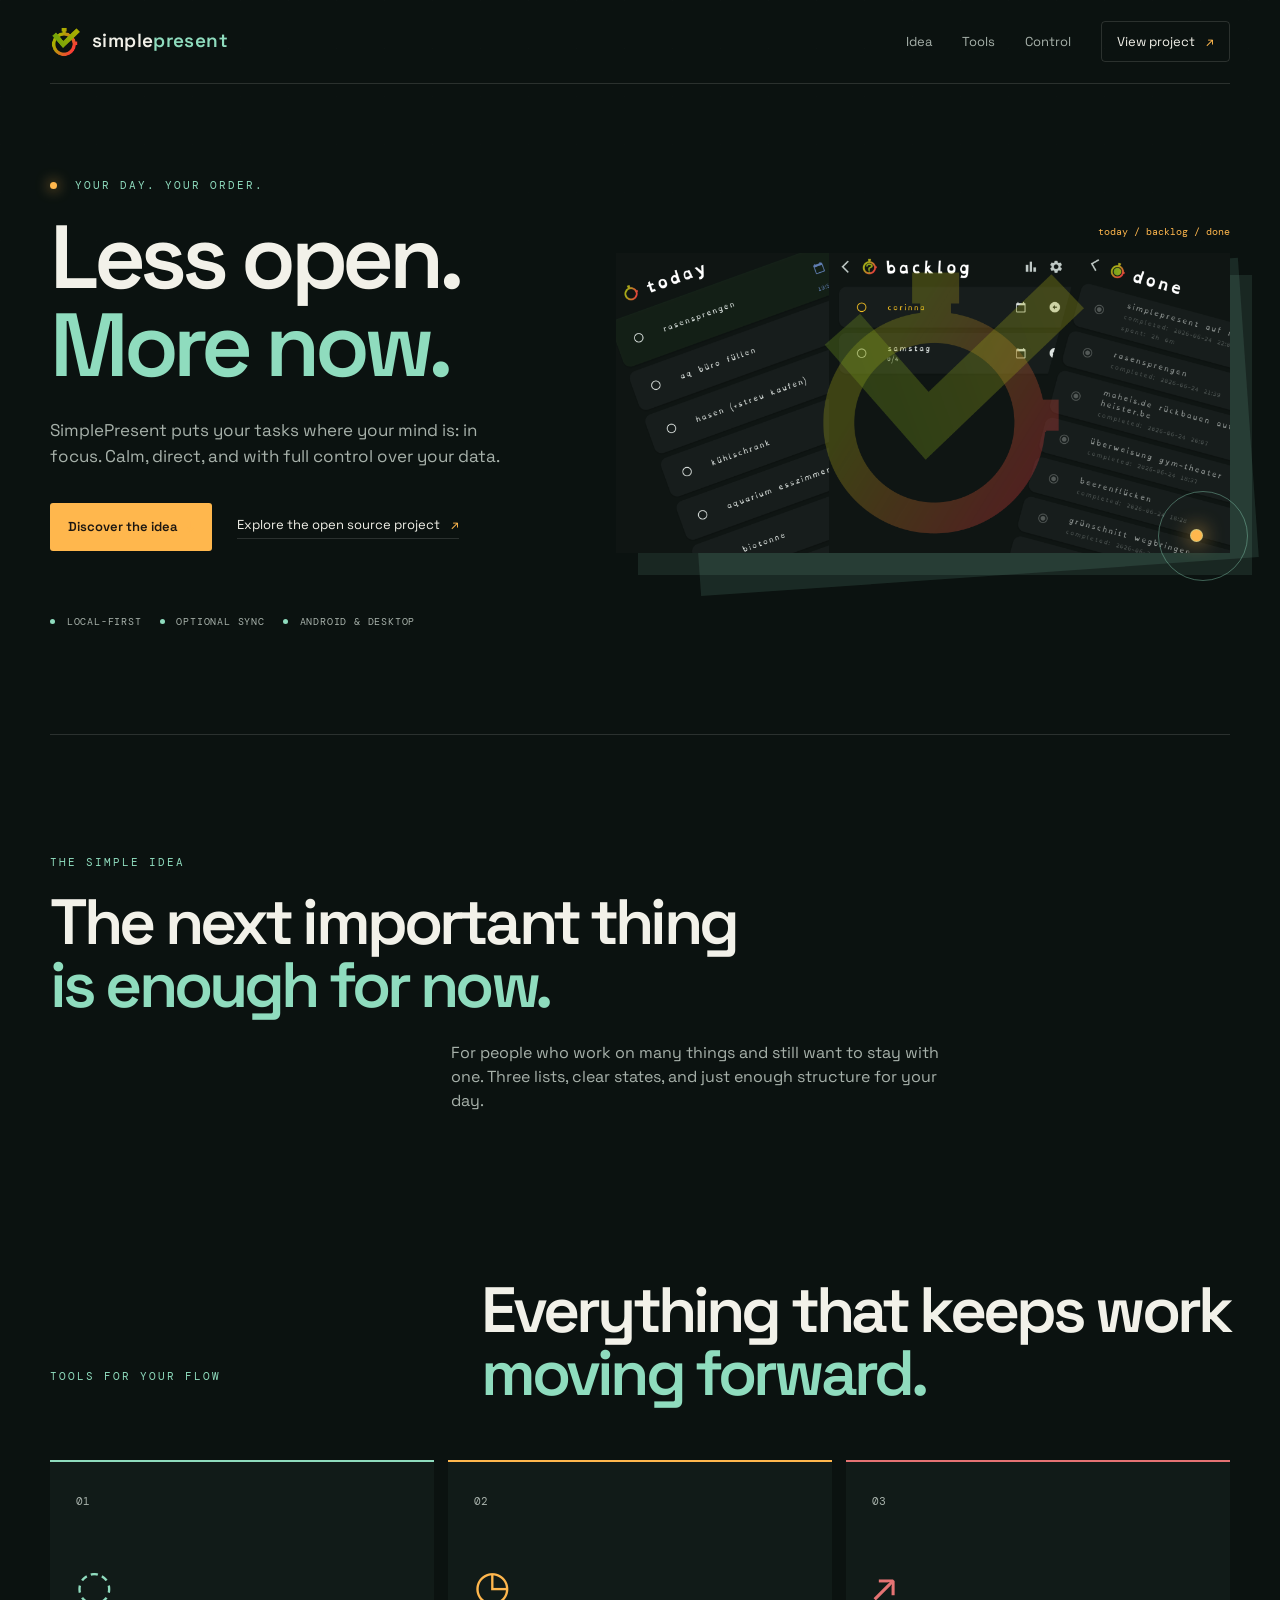
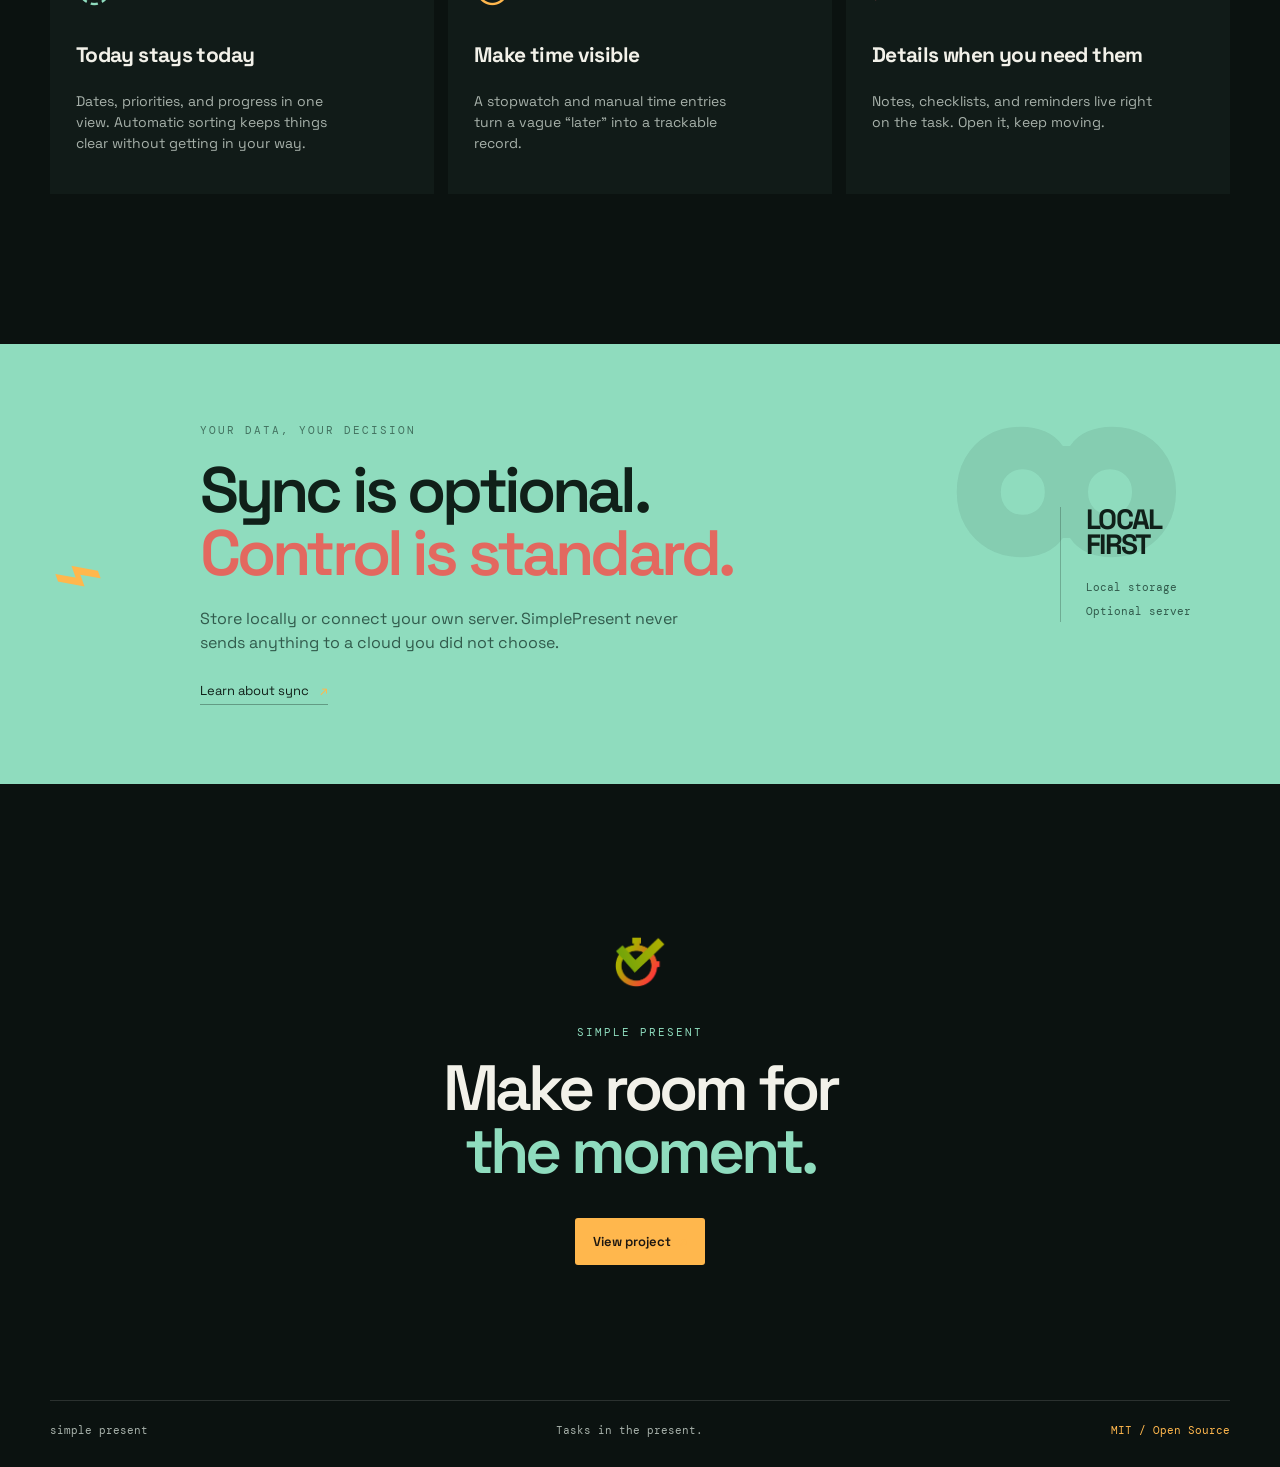
<file: landing/index.html>
<!doctype html>
<html lang="en">

<head>
    <meta charset="utf-8">
    <meta name="viewport" content="width=device-width, initial-scale=1">
    <meta name="description" content="SimplePresent is focused task management with local control and optional sync.">
    <meta name="theme-color" content="#0b1210">
    <title>simple present | Tasks in the present</title>
    <link rel="icon" href="assets/color_transparent_icon.png">
    <link rel="stylesheet" href="styles.css">
</head>

<body>
    <header class="site-header">
        <a class="brand" href="#top" aria-label="simple present home">
            <img src="assets/color_transparent_icon.png" alt="">
            <span>simple<span>present</span></span>
        </a>
        <button class="menu-toggle" aria-expanded="false" aria-controls="site-nav">Menu</button>
        <nav id="site-nav" class="site-nav" aria-label="Main navigation">
            <a href="#idea">Idea</a>
            <a href="#tools">Tools</a>
            <a href="#control">Control</a>
            <a class="nav-cta" href="https://github.com/maheis/simple-present">View project <span>↗</span></a>
        </nav>
    </header>

    <main id="top">
        <section class="hero wrap">
            <div class="hero-copy reveal">
                <p class="eyebrow"><i></i> Your day. Your order.</p>
                <h1>Less open.<br><em>More now.</em></h1>
                <p class="hero-lede">SimplePresent puts your tasks where your mind is: in focus.
                    Calm, direct, and with full control over your data.</p>
                <div class="hero-actions">
                    <a class="button button-primary" href="#idea">Discover the idea <span>↓</span></a>
                    <a class="text-link" href="https://github.com/maheis/simple-present">Explore the open source project
                        <span>↗</span></a>
                </div>
                <div class="hero-meta"><span><b></b> Local-first</span><span><b></b> Optional sync</span><span><b></b>
                        Android & desktop</span></div>
            </div>
            <div class="hero-art reveal delay-1">
                <div class="art-label">today / backlog / done</div>
                <img src="assets/vorstellungsgrafik.png"
                    alt="SimplePresent with the three task lists Today, Backlog, and Done">
                <div class="orbit orbit-one"></div>
                <div class="orbit orbit-two"></div>
            </div>
        </section>

        <section id="idea" class="statement wrap reveal">
            <p class="eyebrow">The simple idea</p>
            <h2>The next important thing<br><em>is enough for now.</em></h2>
            <p>For people who work on many things and still want to stay with one. Three lists,
                clear states, and just enough structure for your day.</p>
        </section>

        <section id="tools" class="feature-section wrap">
            <div class="section-heading reveal">
                <p class="eyebrow">Tools for your flow</p>
                <h2>Everything that keeps work<br><em>moving forward.</em></h2>
            </div>
            <div class="feature-grid">
                <article class="feature-card accent-mint reveal"><span class="feature-number">01</span><span
                        class="feature-icon">◌</span>
                    <h3>Today stays today</h3>
                    <p>Dates, priorities, and progress in one view. Automatic sorting keeps things clear without
                        getting in your way.</p>
                </article>
                <article class="feature-card accent-orange reveal delay-1"><span class="feature-number">02</span><span
                        class="feature-icon">◷</span>
                    <h3>Make time visible</h3>
                    <p>A stopwatch and manual time entries turn a vague “later” into a trackable
                        record.</p>
                </article>
                <article class="feature-card accent-red reveal delay-2"><span class="feature-number">03</span><span
                        class="feature-icon">↗</span>
                    <h3>Details when you need them</h3>
                    <p>Notes, checklists, and reminders live right on the task. Open it, keep moving.</p>
                </article>
            </div>
        </section>

        <section id="control" class="privacy-band">
            <div class="wrap privacy-content reveal">
                <div class="privacy-mark">⌁</div>
                <div>
                    <p class="eyebrow">Your data, your decision</p>
                    <h2>Sync is optional.<br><em>Control is standard.</em></h2>
                    <p>Store locally or connect your own server. SimplePresent never sends anything to
                        a cloud you did not choose.</p><a class="text-link"
                        href="https://github.com/maheis/simple-present">Learn
                        about sync
                        <span>↗</span></a>
                </div>
                <div class="privacy-note"><strong>LOCAL<br>FIRST</strong><span>Local storage<br>Optional
                        server</span></div>
            </div>
        </section>

        <section class="closing wrap reveal"><img src="assets/color_transparent_icon.png" alt="">
            <p class="eyebrow">simple present</p>
            <h2>Make room for<br><em>the moment.</em></h2><a class="button button-primary"
                href="https://github.com/maheis/simple-present">View
                project <span>↗</span></a>
        </section>
    </main>
    <footer class="site-footer wrap"><span>simple present</span><span>Tasks in the present.</span><a
            href="../LICENSE">MIT
            / Open Source</a></footer>
    <script src="script.js"></script>
</body>

</html>
</file>
<file: landing/styles.css>
@import url('https://fonts.googleapis.com/css2?family=DM+Mono:wght@400;500&family=Space+Grotesk:wght@400;500;600;700&display=swap');

:root {
    --bg: #0b1210;
    --panel: #111b18;
    --ink: #f2f1e9;
    --muted: #a7b1aa;
    --mint: #8fdcbe;
    --orange: #ffb74d;
    --red: #e57373;
    --line: rgba(242, 241, 233, .14);
    --max: 1180px
}

* {
    box-sizing: border-box
}

html {
    scroll-behavior: smooth
}

body {
    margin: 0;
    background: var(--bg);
    color: var(--ink);
    font-family: 'Space Grotesk', sans-serif;
    line-height: 1.5
}

body:before {
    content: '';
    position: fixed;
    inset: 0;
    pointer-events: none;
    opacity: .18;
    background-image: linear-gradient(rgba(255, 255, 255, .035) 1px, transparent 1px), linear-gradient(90deg, rgba(255, 255, 255, .035) 1px, transparent 1px);
    background-size: 48px 48px;
    mask-image: linear-gradient(to bottom, #000, transparent 75%)
}

a {
    color: inherit;
    text-decoration: none
}

.wrap {
    width: min(calc(100% - 48px), var(--max));
    margin: auto
}

.site-header {
    height: 84px;
    display: flex;
    align-items: center;
    justify-content: space-between;
    width: min(calc(100% - 48px), var(--max));
    margin: auto;
    border-bottom: 1px solid var(--line);
    position: relative;
    z-index: 5
}

.brand {
    display: flex;
    align-items: center;
    gap: 10px;
    font-size: 19px;
    font-weight: 600;
    letter-spacing: .02em
}

.brand img {
    width: 32px;
    height: 32px;
    object-fit: contain
}

.brand span span {
    color: var(--mint)
}

.site-nav {
    display: flex;
    align-items: center;
    gap: 30px;
    color: var(--muted);
    font-size: 13px
}

.site-nav a:hover,
.text-link:hover {
    color: var(--ink)
}

.nav-cta {
    color: var(--ink);
    border: 1px solid var(--line);
    padding: 10px 15px;
    border-radius: 4px
}

.nav-cta span,
.button span,
.text-link span {
    color: var(--orange);
    margin-left: 8px
}

.menu-toggle {
    display: none;
    background: none;
    color: var(--ink);
    border: 1px solid var(--line);
    padding: 8px 12px;
    font: inherit
}

.hero {
    min-height: 650px;
    display: grid;
    grid-template-columns: .9fr 1.1fr;
    gap: 64px;
    align-items: center;
    padding: 80px 0 92px
}

.eyebrow {
    font: 11px 'DM Mono', monospace;
    text-transform: uppercase;
    letter-spacing: .18em;
    color: var(--mint);
    margin: 0 0 22px
}

.eyebrow i,
.hero-meta b {
    display: inline-block;
    width: 7px;
    height: 7px;
    border-radius: 50%;
    background: var(--orange);
    margin-right: 9px;
    box-shadow: 0 0 14px var(--orange)
}

h1,
h2,
h3,
p {
    margin-top: 0
}

h1,
h2 {
    font-weight: 600;
    letter-spacing: -.06em;
    line-height: .98
}

h1 {
    font-size: clamp(54px, 7vw, 92px);
    margin-bottom: 28px
}

h1 em,
h2 em {
    font-style: normal;
    color: var(--mint)
}

.hero-lede {
    color: var(--muted);
    font-size: 17px;
    max-width: 480px
}

.hero-actions {
    display: flex;
    align-items: center;
    gap: 25px;
    margin-top: 34px
}

.button {
    display: inline-flex;
    align-items: center;
    padding: 14px 18px;
    border-radius: 3px;
    font-weight: 600;
    font-size: 13px
}

.button-primary {
    background: var(--orange);
    color: #1c1610
}

.button-primary:hover {
    background: #ffd08a;
    transform: translateY(-2px)
}

.text-link {
    font-size: 13px;
    border-bottom: 1px solid var(--line);
    padding-bottom: 4px
}

.hero-meta {
    display: flex;
    gap: 18px;
    margin-top: 64px;
    color: var(--muted);
    font: 10px 'DM Mono', monospace;
    text-transform: uppercase;
    letter-spacing: .08em
}

.hero-meta b {
    width: 5px;
    height: 5px;
    margin: 0 5px 1px 0;
    box-shadow: none;
    background: var(--mint)
}

.hero-art {
    position: relative;
    isolation: isolate
}

.hero-art:after {
    content: '';
    position: absolute;
    inset: 8% -3% -8% 12%;
    background: var(--mint);
    opacity: .12;
    z-index: -1;
    transform: rotate(-4deg)
}

.hero-art img {
    display: block;
    width: 100%;
    height: auto;
    filter: saturate(.85);
    box-shadow: 22px 22px 0 rgba(143, 220, 190, .1)
}

.art-label {
    font: 10px 'DM Mono', monospace;
    color: var(--orange);
    position: absolute;
    right: 0;
    top: -28px
}

.orbit {
    position: absolute;
    border: 1px solid rgba(143, 220, 190, .4);
    border-radius: 50%;
    pointer-events: none
}

.orbit-one {
    width: 90px;
    height: 90px;
    right: -18px;
    bottom: -28px
}

.orbit-two {
    width: 13px;
    height: 13px;
    background: var(--orange);
    right: 27px;
    bottom: 11px;
    box-shadow: 0 0 20px var(--orange)
}

.statement {
    padding: 120px 0 150px;
    border-top: 1px solid var(--line)
}

h2 {
    font-size: clamp(40px, 5vw, 68px);
    margin-bottom: 25px
}

.statement>p:last-child {
    max-width: 510px;
    color: var(--muted);
    margin-left: 34%;
    font-size: 16px
}

.feature-section {
    padding-bottom: 150px
}

.section-heading {
    display: flex;
    align-items: end;
    justify-content: space-between;
    margin-bottom: 55px
}

.section-heading h2 {
    margin: 0
}

.feature-grid {
    display: grid;
    grid-template-columns: repeat(3, 1fr);
    gap: 14px
}

.feature-card {
    background: var(--panel);
    min-height: 300px;
    padding: 26px;
    border-top: 2px solid var(--mint);
    position: relative;
    transition: transform .3s ease, background .3s ease
}

.feature-card:hover {
    transform: translateY(-8px);
    background: #17241f
}

.accent-orange {
    border-color: var(--orange)
}

.accent-red {
    border-color: var(--red)
}

.feature-number {
    font: 11px 'DM Mono', monospace;
    color: var(--muted)
}

.feature-icon {
    display: block;
    font-size: 42px;
    color: var(--mint);
    margin: 42px 0 22px
}

.accent-orange .feature-icon {
    color: var(--orange)
}

.accent-red .feature-icon {
    color: var(--red)
}

.feature-card h3 {
    font-size: 21px;
    letter-spacing: -.03em
}

.feature-card p {
    color: var(--muted);
    font-size: 14px;
    max-width: 280px
}

.privacy-band {
    background: var(--mint);
    color: #102019;
    position: relative;
    overflow: hidden
}

.privacy-band:after {
    content: '∞';
    position: absolute;
    right: 7%;
    top: -50px;
    font-size: 400px;
    font-weight: 700;
    color: rgba(16, 32, 25, .08);
    line-height: 1
}

.privacy-content {
    min-height: 440px;
    display: grid;
    grid-template-columns: 100px 1fr 170px;
    align-items: center;
    gap: 50px;
    position: relative;
    z-index: 1
}

.privacy-content .eyebrow {
    color: #42715f
}

.privacy-content h2 {
    margin-bottom: 22px
}

.privacy-content h2 em {
    color: #e3685f
}

.privacy-content p:not(.eyebrow) {
    max-width: 510px;
    color: #315b4c
}

.privacy-content .text-link {
    border-color: rgba(16, 32, 25, .35);
    display: inline-block;
    margin-top: 10px
}

.privacy-mark {
    font-size: 85px;
    transform: rotate(-20deg);
    color: var(--orange)
}

.privacy-note {
    border-left: 1px solid rgba(16, 32, 25, .25);
    padding-left: 25px;
    color: #315b4c
}

.privacy-note strong {
    display: block;
    font-size: 28px;
    line-height: .9;
    letter-spacing: -.06em;
    color: #102019;
    margin-bottom: 16px
}

.privacy-note span {
    font: 11px 'DM Mono', monospace
}

.closing {
    text-align: center;
    padding: 150px 0 135px
}

.closing img {
    width: 56px;
    margin-bottom: 28px
}

.closing .eyebrow {
    margin-bottom: 18px
}

.closing h2 {
    margin-bottom: 35px
}

.site-footer {
    border-top: 1px solid var(--line);
    padding: 22px 0 30px;
    display: flex;
    justify-content: space-between;
    color: var(--muted);
    font: 11px 'DM Mono', monospace
}

.site-footer a {
    color: var(--orange)
}

.reveal {
    opacity: 0;
    transform: translateY(20px);
    transition: opacity .8s ease, transform .8s ease
}

.reveal.visible {
    opacity: 1;
    transform: none
}

.delay-1 {
    transition-delay: .12s
}

.delay-2 {
    transition-delay: .22s
}

@media(max-width:760px) {

    .wrap,
    .site-header {
        width: min(calc(100% - 32px), var(--max))
    }

    .site-header {
        height: 70px
    }

    .menu-toggle {
        display: block
    }

    .site-nav {
        display: none;
        position: absolute;
        top: 69px;
        left: 0;
        right: 0;
        background: var(--panel);
        padding: 18px;
        flex-direction: column;
        align-items: stretch;
        gap: 16px;
        border: 1px solid var(--line)
    }

    .site-nav.open {
        display: flex
    }

    .nav-cta {
        text-align: center
    }

    .hero {
        display: flex;
        flex-direction: column;
        padding: 62px 0 80px;
        gap: 70px;
        align-items: stretch
    }

    .hero-lede {
        font-size: 15px
    }

    .hero-meta {
        flex-wrap: wrap;
        margin-top: 44px;
        gap: 10px
    }

    .hero-art {
        width: calc(100% - 8px);
        margin-left: 8px
    }

    .statement {
        padding: 85px 0 100px
    }

    .statement>p:last-child {
        margin: 0;
        font-size: 15px
    }

    .section-heading {
        display: block;
        margin-bottom: 34px
    }

    .feature-grid {
        grid-template-columns: 1fr
    }

    .feature-card {
        min-height: 260px
    }

    .privacy-content {
        display: block;
        padding: 75px 0 85px
    }

    .privacy-mark {
        position: absolute;
        right: 0;
        top: 20px;
        font-size: 70px
    }

    .privacy-note {
        margin-top: 35px
    }

    .closing {
        padding: 100px 0
    }

    .site-footer {
        gap: 10px;
        flex-wrap: wrap
    }

    .site-footer span:nth-child(2) {
        display: none
    }
}
</file>
